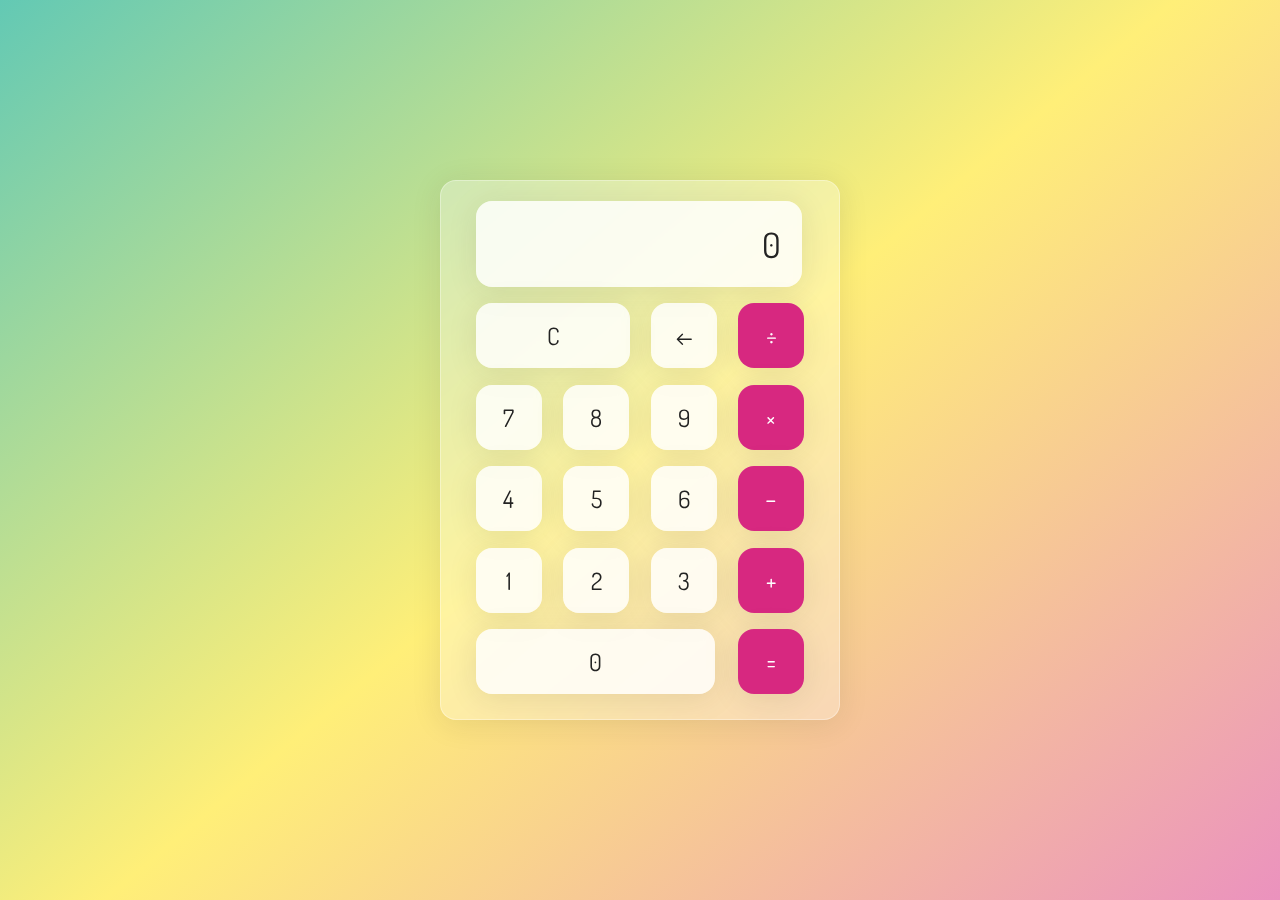
<file: Calculator/index.html>
<!DOCTYPE html>
<html lang="en">
<head>
    <meta charset="UTF-8">
    <meta name="viewport" content="width=device-width, initial-scale=1.0">
    <link href="https://fonts.googleapis.com/css2?family=Dosis:wght@800&display=swap" rel="stylesheet">
    <link rel="stylesheet" href="style.css">
    <title>Calculator</title>
</head>
<body>
    <div class="wrapper">
        <section class="screen">
            0
        </section>
        <section class="calc-buttons">
            <div class="calc-button-row">
                <button class="calc-button double"> C </button>
                <button class="calc-button"> &larr; </button>
                <button class="calc-button"> &divide; </button>
            </div>
            <div class="calc-button-row">
                <button class="calc-button"> 7 </button>
                <button class="calc-button"> 8 </button>
                <button class="calc-button"> 9 </button>
                <button class="calc-button"> &times; </button>
            </div>
            <div class="calc-button-row">
                <button class="calc-button"> 4 </button>
                <button class="calc-button"> 5 </button>
                <button class="calc-button"> 6 </button>
                <button class="calc-button"> &minus; </button>
            </div>
            <div class="calc-button-row">
                <button class="calc-button"> 1 </button>
                <button class="calc-button"> 2 </button>
                <button class="calc-button"> 3 </button>
                <button class="calc-button"> &plus; </button>
            </div>
            <div class="calc-button-row">
                <button class="calc-button triple"> 0 </button>
                <button class="calc-button"> &equals; </button>
            </div>
        </section>
    </div>

    <script src="script.js"></script>
</body>
</html>
</file>
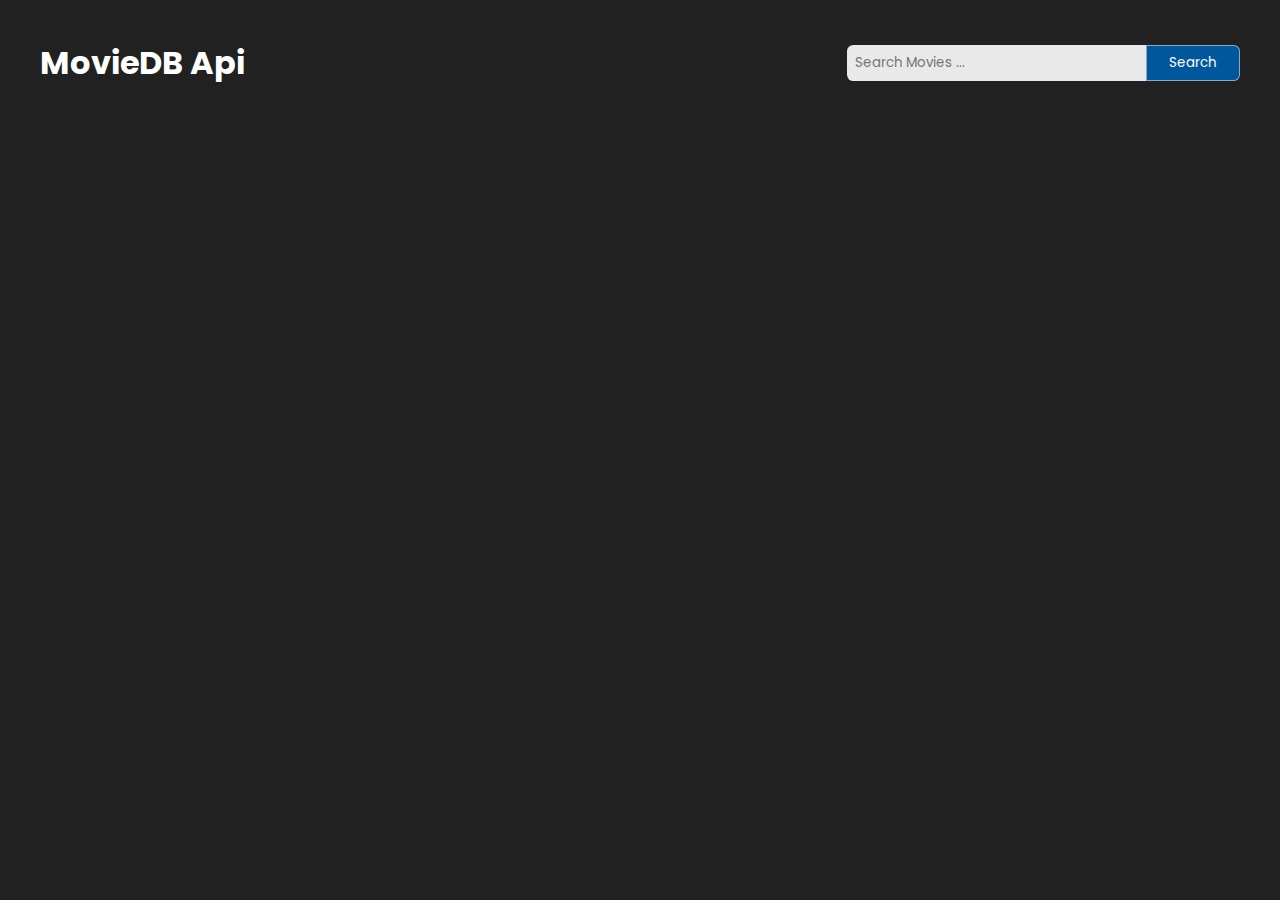
<file: Movie-App/index.html>
<!DOCTYPE html>
<html lang="en">
  <head>
    <!-- Meta information for character encoding and viewport settings -->
    <meta charset="UTF-8" />
    <meta name="viewport" content="width=device-width, initial-scale=1.0" />

    <!-- Link to an external stylesheet (style.css) for styling -->
    <link rel="stylesheet" href="style.css" />

    <!-- Title of the webpage displayed in the browser tab -->
    <title>Movie App</title>
  </head>
  <body>
    <!-- Container for the entire webpage content -->
    <div class="container">
      <!-- Search box section -->
      <div class="search-box">
        <!-- Anchor link (currently "#" - can be replaced with a URL) -->
        <a href="#">
          <!-- Heading 1 (Main Title) for the webpage -->
          <h1>MovieDB Api</h1>
        </a>

        <!-- Form for movie search -->
        <form id="search-form">
          <!-- Input field for entering search query -->
          <input
            type="text"
            id="search-input"
            placeholder="Search Movies ..."
          />
          <!-- Button to submit the search form -->
          <button class="search-btn" type="submit">Search</button>
        </form>
      </div>

      <!-- Container to display search results (may be populated by JavaScript) -->
      <div id="result"></div>
    </div>

    <!-- Include an external JavaScript file (script.js) -->
    <script src="script.js"></script>
  </body>
</html>
</file>
<file: Calculator/style.css>
html {
    box-sizing: border-box;
    height: 100%;
}

*,
*::before,
*::after {
    box-sizing:inherit;
    margin: 0;
    padding: 0;
}

body {
    align-items: center;
    background: linear-gradient(320deg, #eb92be, #ffef78, #63c9b4);
    display: flex;
    font-family: 'Dosis', sans-serif;
    height: inherit;
    justify-content: center;
}

.wrapper {
    backdrop-filter: blur(4px);
    -weblit-backdrop-filter: blur(4px);
    background: rgba(255, 255, 255, 0.30);
    border: 1px solid rgba(255, 255, 255, 0.34);
    border-radius: 16px;
    box-shadow: 0 4px 30px rgba(35, 35, 35, 0.1);
    color: #232323;
    flex-basis: 400px;
    height: 540px;
    padding: 20px 35px;
}

.screen {
    backdrop-filter: blur(5.5px);
    -webkit-backdrop-filter: blur(5.5px);
    background: rgba(255, 255, 255, 0.75);
    border: 1px solid rgba(255, 255, 255, 0.01);
    border-radius: 16px;
    box-shadow: 0 4px 30px rgba(35, 35, 35, 0.1);
    color: #232323;
    font-size: 35px;
    overflow: auto;
    padding: 20px;
    text-align: right;
    width: 326px;  
}

.calc-button-row {
    display: flex;
    justify-content: space-between;
    margin: 5% 0;
}

.calc-button {
    backdrop-filter: blur(5.5px);
    -webkit-backdrop-filter: blur(5.5px);
    background: rgba(255, 255, 255, 0.75);
    border: 1px solid rgba(255, 255, 255, 0.01);
    border-radius: 16px;
    box-shadow: 0 4px 30px rgba(35, 35, 35, 0.1);
    color: #232323;
    flex-basis: 20%;
    font-family: inherit;
    font-size: 24px;
    height: 65px;
}
.calc-button:last-child {
    backdrop-filter: blur(5.5px);
    -webkit-backdrop-filter: blur(5.5px);
    background: rgba(255, 255, 255, 0.75);
    border: 1px solid rgba(255, 255, 255, 0.01);
    border-radius: 16px;
    box-shadow: 0 4px 30px rgba(35, 35, 35, 0.1);
    color: #fff;
    background: #d72880;
}
.calc-button:last-child:hover {
    background-color: inherit;
    color: inherit;
}
.calc-button:hover {
    background-color: inherit;
}
.calc-button:active {
    background-color: #ffef78;
}

.double {
    flex-basis: 47%; 
}

.triple {
    flex-basis: 73%;
}
</file>
<file: Movie-App/style.css>
/* Import Google Fonts - Poppins with various weights */
@import url("https://fonts.googleapis.com/css2?family=Poppins:wght@300;400;500;600;700;800&display=swap");

/* Apply the following styles to all elements on the page */
* {
  margin: 0;
  outline: none;
  font-family: "Poppins", sans-serif;
  box-sizing: border-box;
}

/* Styles for anchor (link) elements */
a {
  color: #fff;
  text-decoration: none;
}

/* Global styles for the entire page */
body {
  color: #fff;
  background-color: #212121;
  padding: 1.5rem;
}

/* Styles for the search box container */
.search-box {
  width: 100%;
  display: flex;
  justify-content: space-between;
  flex-wrap: wrap;
  max-width: 1200px;
  align-items: center;
  margin: 15px 0 30px 0;
}

/* Styles for the search form within the search box */
.search-box form {
  display: flex;
  max-width: 400px;
}

/* Styles for the search input field */
.search-box input {
  width: 100%;
  max-width: 400px;
  padding: 8px;
  border-radius: 0.4rem 0 0 0.4rem;
  border: none;
  background-color: rgba(255, 255, 255, 0.9);
}

/* Styles for the search button */
.search-box .search-btn {
  width: 120px;
  background-color: #01579b;
  color: #fff;
  cursor: pointer;
  padding: 6px 8px;
  border: 1px solid rgba(255, 255, 255, 0.5);
  border-radius: 0 0.4rem 0.4rem 0;
  transition: all 0.5s ease;
}

/* Hover effect for the search button */
.search-box .search-btn:hover {
  background-color: #0091ea;
  border: 1px solid #fff;
}

/* Styles for the container of cards */
.container {
  width: 100%;
  max-height: 100vh;
  display: flex;
  align-items: center;
  flex-direction: column;
}

/* Styles for individual cards */
.container .card {
  position: relative;
  font-size: 14px;
  border: 1px solid rgba(255, 255, 255, 0.6);
  border-radius: 0.4rem;
  line-height: 20px;
  width: 285px;
  height: 360px;
  overflow: hidden;
  transition: all 0.5s ease;
}

/* Styles for the content within each card */
.container .card .card-content {
  width: 100%;
  position: absolute;
  bottom: 0;
  left: 0;
  padding: 100px 10px 5px;
  background-image: linear-gradient(
    180deg,
    rgba(51, 55, 69, 0),
    rgba(16, 21, 40, 0.95)
  );
  transition: all 0.5s ease;
}

/* Styles for the header section within the card content */
.container .card .card-content .card-header {
  padding: 8px 0;
  display: flex;
  align-items: center;
  justify-content: space-between;
}

/* Styles for buttons within the card content */
.container .card .card-content .card-btn {
  color: #fff;
  cursor: pointer;
  padding: 6px 8px;
  border: 1px solid rgba(255, 255, 255, 0.5);
  border-radius: 0.4rem;
  transition: all 0.5s ease;
}

/* Styles for additional information that can be toggled */
.container .card .card-content .info {
  max-height: 0;
  opacity: 0;
  border-top: 1px solid rgba(255, 255, 255, 0.3);
  overflow: hidden;
  transition: all 0.5s ease;
}

/* Hover effect for the entire card */
.container .card:hover {
  cursor: pointer;
}

/* Hover effect for the card content */
.container .card:hover .card-content {
  background-image: linear-gradient(180deg, rgba(51, 55, 69, 0), #101528 48%);
}

/* Hover effect for buttons within the card content */
.container .card:hover .card-btn {
  background-color: #0091ea;
  border-color: #0091ea;
}

/* Styles for a container that displays search results */
#result {
  display: flex;
  max-width: 1200px;
  gap: 15px;
  flex-direction: row;
  flex-wrap: wrap;
  justify-content: center;
}

/* Media query for screens with a maximum width of 550px */
@media screen and (max-width: 550px) {
  .search-box {
    justify-content: center;
  }

  .search-box form {
    margin-top: 10px;
  }
}
</file>
